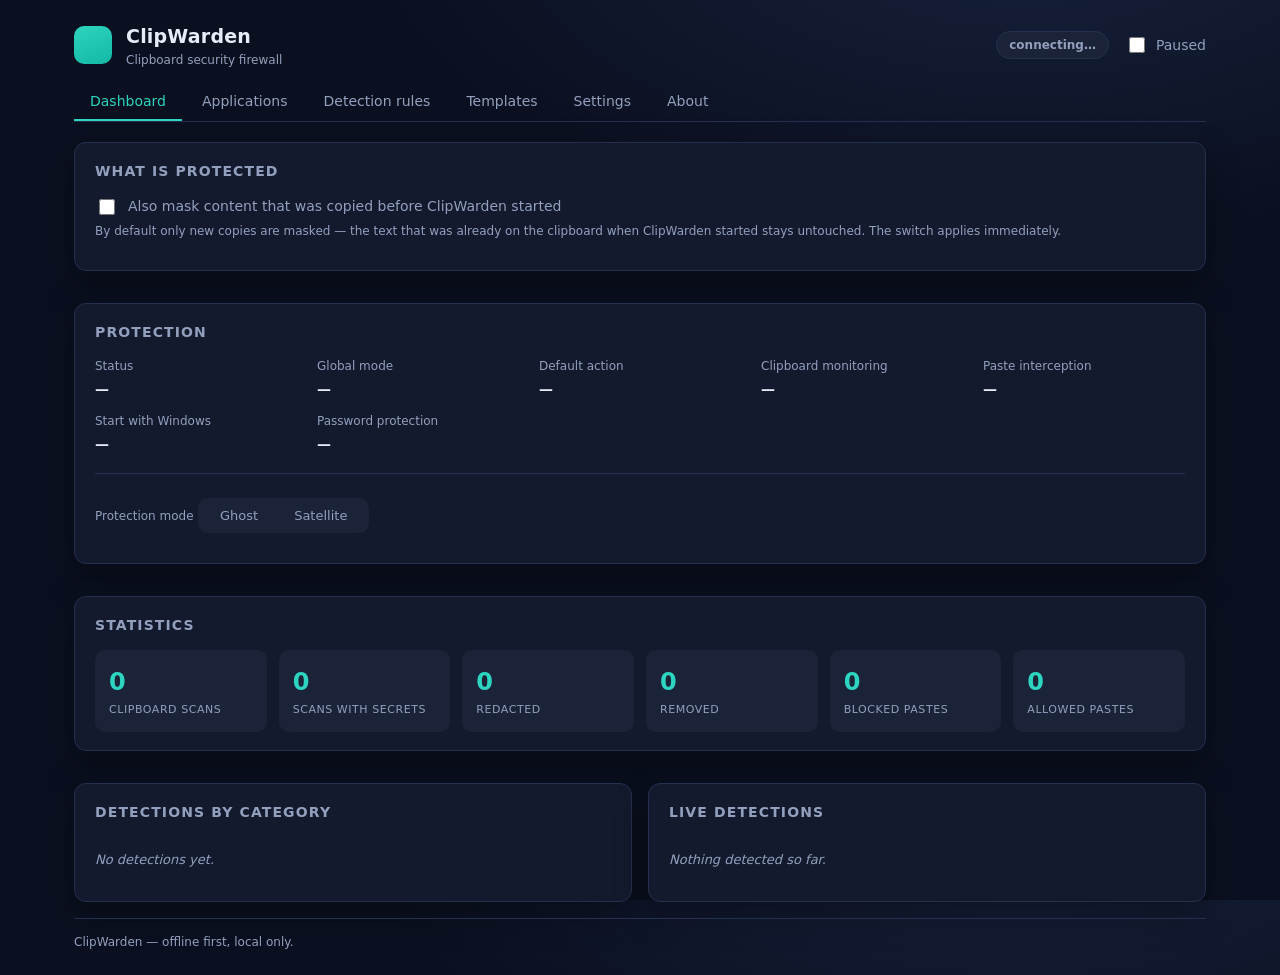
<file: apps/desktop/src-tauri/frontend/index.html>
<!DOCTYPE html>
<!-- Copyright 2026 Mukilesh -->
<!-- -->
<!-- Licensed under the Apache License, Version 2.0 (the "License"); -->
<!-- you may not use this file except in compliance with the License. -->
<!-- You may obtain a copy of the License at -->
<!-- -->
<!--     http://www.apache.org/licenses/LICENSE-2.0 -->
<!-- -->
<!-- Unless required by applicable law or agreed to in writing, software -->
<!-- distributed under the License is distributed on an "AS IS" BASIS, -->
<!-- WITHOUT WARRANTIES OR CONDITIONS OF ANY KIND, either express or implied. -->
<!-- See the License for the specific language governing permissions and -->
<!-- limitations under the License. -->

<html lang="en">
<head>
<meta charset="UTF-8" />
<meta name="viewport" content="width=device-width, initial-scale=1.0" />
<meta http-equiv="Content-Security-Policy" content="default-src 'self'; img-src 'self' data:; style-src 'self' 'unsafe-inline'; script-src 'self';" />
<title>ClipWarden — clipboard security firewall</title>
<link rel="stylesheet" href="styles.css" />
</head>
<body>
<div id="app">
<header class="topbar">
<div class="brand">
<span class="brand-mark" aria-hidden="true"></span>
<div>
<h1>ClipWarden</h1>
<p class="brand-sub">Clipboard security firewall</p>
</div>
</div>
<div class="topbar-status">
<span id="status-pill" class="pill pill-idle">connecting…</span>
<label class="switch">
<input type="checkbox" id="pause-toggle" />
<span>Paused</span>
</label>
</div>
</header>

<nav class="tabs" role="tablist">
<button class="tab active" data-tab="dashboard" role="tab">Dashboard</button>
<button class="tab" data-tab="applications" role="tab">Applications</button>
<button class="tab" data-tab="rules" role="tab">Detection rules</button>
<button class="tab" data-tab="templates" role="tab">Templates</button>
<button class="tab" data-tab="settings" role="tab">Settings</button>
<button class="tab" data-tab="about" role="tab">About</button>
</nav>

<main>
<section id="tab-dashboard" class="tab-panel active">
<div class="grid">
<article class="card span-2 warning-card" id="history-card" hidden>
<h2>Windows keeps a clipboard history</h2>
<p class="hint" id="history-hint">
Windows stores everything you copy in its own clipboard history (the panel that opens with
<strong>Win+V</strong>). The original secret is recorded there <em>before</em> ClipWarden masks
the clipboard, so it can be pasted again later — and with the cloud clipboard it even travels
to your other devices.
</p>
<p class="hint">
Turning the history off stops Windows from keeping your secrets. Entries that are already
there have to be deleted once with <strong>Win+V → Clear</strong>.
</p>
<button id="history-disable" class="primary">Turn the Windows clipboard history off</button>
</article>
<article class="card span-2">
<h2>What is protected</h2>
<div class="kv-grid">
<label class="kv checkbox">
<input type="checkbox" id="setting-existing-quick" />
<span>Also mask content that was copied before ClipWarden started</span>
</label>
</div>
<p class="hint">
By default only new copies are masked — the text that was already on the clipboard when
ClipWarden started stays untouched. The switch applies immediately.
</p>
</article>
<article class="card span-2">
<h2>Protection</h2>
<div class="kv-grid">
<div class="kv">
<span class="kv-label">Status</span>
<span class="kv-value" id="status-value">—</span>
</div>
<div class="kv">
<span class="kv-label">Global mode</span>
<span class="kv-value" id="mode-value">—</span>
</div>
<div class="kv">
<span class="kv-label">Default action</span>
<span class="kv-value" id="default-mode-value">—</span>
</div>
<div class="kv">
<span class="kv-label">Clipboard monitoring</span>
<span class="kv-value" id="monitoring-value">—</span>
</div>
<div class="kv">
<span class="kv-label">Paste interception</span>
<span class="kv-value" id="intercept-value">—</span>
</div>
<div class="kv">
<span class="kv-label">Start with Windows</span>
<span class="kv-value" id="autostart-value">—</span>
</div>
<div class="kv">
<span class="kv-label">Password protection</span>
<span class="kv-value" id="password-value">—</span>
</div>
</div>
<div class="mode-switch">
<span class="kv-label">Protection mode</span>
<div class="segmented" id="mode-switch">
<button data-mode="ghost">Ghost</button>
<button data-mode="satellite">Satellite</button>
</div>
<p class="hint" id="mode-hint"></p>
</div>
</article>

<article class="card span-2">
<h2>Statistics</h2>
<div class="stat-grid">
<div class="stat">
<span class="stat-value" id="stat-scans">0</span>
<span class="stat-label">Clipboard scans</span>
</div>
<div class="stat">
<span class="stat-value" id="stat-detections">0</span>
<span class="stat-label">Scans with secrets</span>
</div>
<div class="stat">
<span class="stat-value" id="stat-redacted">0</span>
<span class="stat-label">Redacted</span>
</div>
<div class="stat">
<span class="stat-value" id="stat-removed">0</span>
<span class="stat-label">Removed</span>
</div>
<div class="stat">
<span class="stat-value" id="stat-blocked">0</span>
<span class="stat-label">Blocked pastes</span>
</div>
<div class="stat">
<span class="stat-value" id="stat-allowed">0</span>
<span class="stat-label">Allowed pastes</span>
</div>
</div>
</article>

<article class="card">
<h2>Detections by category</h2>
<div id="kind-breakdown" class="breakdown">
<p class="empty">No detections yet.</p>
</div>
</article>

<article class="card">
<h2>Live detections</h2>
<div id="event-log" class="event-log">
<p class="empty">Nothing detected so far.</p>
</div>
</article>
</div>
</section>

<section id="tab-applications" class="tab-panel">
<article class="card">
<h2>Application rules</h2>
<p class="hint">
The rule with the highest specificity wins. Trusted applications are never modified.
</p>
<table class="table" id="app-table">
<thead>
<tr>
<th>Name</th>
<th>Pattern</th>
<th>Action</th>
<th>Trusted</th>
<th>Enabled</th>
<th></th>
</tr>
</thead>
<tbody></tbody>
</table>
</article>

<article class="card">
<h2>Add application rule</h2>
<form id="app-form" class="form">
<label>
<span>Name</span>
<input type="text" id="app-name" placeholder="My editor" required />
</label>
<label>
<span>Pattern</span>
<input type="text" id="app-pattern" placeholder="*.exe or C:\Program Files\…" required />
</label>
<label>
<span>Action</span>
<select id="app-mode">
<option value="allow">Allow</option>
<option value="redact" selected>Redact</option>
<option value="remove">Remove</option>
<option value="block">Block</option>
</select>
</label>
<label class="checkbox">
<input type="checkbox" id="app-trusted" />
<span>Trusted (never modify)</span>
</label>
<button type="submit" class="primary">Add rule</button>
</form>
</article>
</section>

<section id="tab-rules" class="tab-panel">
<article class="card">
<h2>Custom rules</h2>
<p class="hint">
Custom rules are regular expressions. The capture group <code>group</code> selects
which part of the match is the secret — use <code>0</code> for the whole match.
</p>
<table class="table" id="custom-table">
<thead>
<tr>
<th>Name</th>
<th>Pattern</th>
<th>Kind</th>
<th>Risk</th>
<th>Group</th>
<th></th>
</tr>
</thead>
<tbody></tbody>
</table>
<form id="rule-form" class="form">
<label>
<span>Name</span>
<input type="text" id="rule-name" placeholder="Internal token" required />
</label>
<label class="wide">
<span>Pattern</span>
<input type="text" id="rule-pattern" placeholder="INT-[0-9A-Z]{16}" required />
</label>
<label>
<span>Kind</span>
<select id="rule-kind"></select>
</label>
<label>
<span>Risk</span>
<select id="rule-risk">
<option value="low">Low</option>
<option value="medium">Medium</option>
<option value="high" selected>High</option>
<option value="critical">Critical</option>
</select>
</label>
<label>
<span>Capture group</span>
<input type="number" id="rule-group" value="0" min="0" max="9" />
</label>
<button type="submit" class="primary">Add rule</button>
</form>
</article>

<article class="card">
<h2>Built-in rules</h2>
<table class="table" id="builtin-table">
<thead>
<tr>
<th>Rule</th>
<th>Category</th>
<th>Risk</th>
<th>Pattern</th>
</tr>
</thead>
<tbody></tbody>
</table>
</article>
</section>

<section id="tab-templates" class="tab-panel">
<article class="card">
<h2>Ready-made templates</h2>
<p class="hint">
Templates are ready-made detection rules. Click <strong>Add</strong> to enable one — it becomes a
custom rule you can edit or remove at any time.
</p>
<div class="template-grid" id="template-grid"></div>
</article>

<article class="card">
<h2>Protect my phone number</h2>
<p class="hint">
Only the exact number you enter is matched — other phone numbers are not affected.
</p>
<form id="phone-form" class="form">
<label class="wide">
<span>My phone number</span>
<input type="text" id="phone-number" placeholder="+1 415 555 2671" />
</label>
<button type="submit" class="primary">Add my number</button>
</form>
</article>
</section>

<section id="tab-settings" class="tab-panel">
<article class="card">
<h2>General</h2>
<p class="hint">
Everything here is stored in <code>%APPDATA%\ClipWarden\config.toml</code> and applies
immediately — no restart needed.
</p>
<div class="kv-grid">
<label class="kv">
<span class="kv-label">Global mode</span>
<select id="setting-global-mode">
<option value="ghost">Ghost — protect on copy (recommended)</option>
<option value="satellite">Satellite — decide when pasting</option>
</select>
</label>
<label class="kv">
<span class="kv-label">Fail-safe</span>
<select id="setting-failsafe">
<option value="redact">Redact (recommended)</option>
<option value="remove">Remove</option>
<option value="allow">Allow</option>
</select>
</label>
<label class="kv checkbox">
<input type="checkbox" id="setting-monitor" />
<span>Monitor the clipboard</span>
</label>
<label class="kv checkbox">
<input type="checkbox" id="setting-paste" />
<span>Intercept paste shortcuts</span>
</label>
<label class="kv checkbox">
<input type="checkbox" id="setting-restore" />
<span>Restore the original for trusted applications</span>
</label>
<label class="kv checkbox">
<input type="checkbox" id="setting-notifications" />
<span>Show notifications</span>
</label>
<label class="kv checkbox">
<input type="checkbox" id="setting-existing" />
<span>Also mask content that was copied before ClipWarden started</span>
</label>
<label class="kv checkbox">
<input type="checkbox" id="setting-autostart" />
<span>Start with Windows</span>
</label>
</div>
<p class="hint">
By default only new copies are masked — the text that was already on the clipboard
when ClipWarden started stays untouched.
</p>
<p class="hint">
The system tray icon is always visible — it is the only place where ClipWarden can be
paused, opened or quit.
</p>
</article>

<article class="card">
<h2>Protection</h2>
<div class="kv-grid">
<label class="kv">
<span class="kv-label">Default action</span>
<select id="setting-default-mode">
<option value="allow">Allow — leave the content untouched</option>
<option value="redact">Redact — replace the secret</option>
<option value="remove">Remove — cut the secret out</option>
<option value="block">Block — prevent the paste</option>
</select>
</label>
<label class="kv">
<span class="kv-label">Placeholder</span>
<input type="text" id="setting-placeholder" placeholder="[REDACTED]" />
</label>
</div>
<button id="save-settings" class="primary">Save settings</button>
</article>

<article class="card">
<h2>Detection tuning</h2>
<div class="kv-grid">
<label class="kv checkbox">
<input type="checkbox" id="detect-personal" />
<span>Detect personal information (email, phone, card, SSN, IBAN)</span>
</label>
<label class="kv checkbox">
<input type="checkbox" id="entropy-context" />
<span>Entropy detection requires a keyword near the token</span>
</label>
<label class="kv">
<span class="kv-label">Entropy threshold</span>
<input type="number" id="entropy-threshold" step="0.1" min="2" max="6" />
</label>
<label class="kv">
<span class="kv-label">Minimum token length</span>
<input type="number" id="entropy-min-length" step="1" min="8" max="128" />
</label>
</div>
</article>

<article class="card">
<h2>Password</h2>
<p class="hint" id="password-hint">No password is set — the dashboard opens without a prompt.</p>
<form id="password-form" class="form">
<label class="wide">
<span>New password</span>
<input type="password" id="password-new" autocomplete="new-password" />
</label>
<label class="wide">
<span>Repeat the new password</span>
<input type="password" id="password-confirm" autocomplete="new-password" />
</label>
<label class="wide">
<span>Current password (only needed when one is already set)</span>
<input type="password" id="password-current" autocomplete="current-password" />
</label>
<div class="form-actions">
<button type="submit" class="primary">Set password</button>
<button type="button" id="password-remove">Remove password</button>
</div>
</form>
</article>

<article class="card">
<h2>Files and folders</h2>
<p class="hint">ClipWarden keeps everything in your user profile — no data is written elsewhere.</p>
<div class="kv-grid" id="paths-grid"></div>
</article>
</section>

<section id="tab-about" class="tab-panel">
<article class="card">
<h2>About ClipWarden</h2>
<p>
ClipWarden is a native Windows clipboard security firewall. It watches the clipboard,
detects credentials and personal data locally and protects them before they reach
another application.
</p>
<ul class="facts">
<li>All detection happens on this machine — there is no network traffic.</li>
<li>Secrets never appear in logs, statistics or the configuration file.</li>
<li>No clipboard history is stored.</li>
<li>No administrator privileges are required.</li>
</ul>
<p class="hint">
Windows does not offer a race free API to intercept every paste. ClipWarden combines
clipboard monitoring, controlled clipboard replacement and a low level keyboard hook.
It reduces accidental exposure, it does not guarantee that no data ever leaves the
machine.
</p>
</article>
</section>
</main>

<footer class="footer">
<span id="footer-status">ClipWarden — offline first, local only.</span>
</footer>
</div>

<!-- Login screen (shown when password protection is enabled) -->
<section id="login-screen" class="tab-panel" style="display:none;">
<div class="login-card">
<div class="brand-mark" aria-hidden="true"></div>
<h2>ClipWarden — Unlock</h2>
<p>Enter your password to access the dashboard.</p>
<form id="login-form">
<label>
<span>Password</span>
<input type="password" id="login-password" placeholder="Enter password" required />
</label>
<button type="submit" class="primary">Unlock</button>
</form>
<p class="hint" id="login-error" style="color:var(--danger);"></p>
</div>
</section>

<script src="main.js"></script>
</body>
</html>
</file>
<file: apps/desktop/src-tauri/frontend/styles.css>
/*
 * Copyright 2026 Mukilesh
 *
 * Licensed under the Apache License, Version 2.0 (the "License");
 * you may not use this file except in compliance with the License.
 * You may obtain a copy of the License at
 *
 *     http://www.apache.org/licenses/LICENSE-2.0
 *
 * Unless required by applicable law or agreed to in writing, software
 * distributed under the License is distributed on an "AS IS" BASIS,
 * WITHOUT WARRANTIES OR CONDITIONS OF ANY KIND, either express or implied.
 * See the License for the specific language governing permissions and
 * limitations under the License.
 */

:root {
  --bg: #0b1020;
  --bg-elevated: #131a2e;
  --bg-soft: #1a2338;
  --border: #24304d;
  --text: #e6ecf8;
  --text-muted: #93a0bd;
  --accent: #2dd4bf;
  --accent-strong: #14b8a6;
  --warn: #fbbf24;
  --danger: #f87171;
  --ok: #34d399;
  --radius: 12px;
  --shadow: 0 12px 32px rgba(0, 0, 0, 0.35);
}

* {
  box-sizing: border-box;
}

html,
body {
  margin: 0;
  padding: 0;
  height: 100%;
}

body {
  background: radial-gradient(1200px 600px at 80% -10%, #17223d 0%, var(--bg) 55%);
  color: var(--text);
  font-family: "Segoe UI Variable Text", "Segoe UI", system-ui, -apple-system, sans-serif;
  font-size: 14px;
  line-height: 1.5;
}

#app {
  display: flex;
  flex-direction: column;
  min-height: 100vh;
  max-width: 1180px;
  margin: 0 auto;
  padding: 0 24px 24px;
}

/* ---------------------------------------------------------------- topbar */

.topbar {
  display: flex;
  align-items: center;
  justify-content: space-between;
  padding: 22px 0 14px;
}

.brand {
  display: flex;
  align-items: center;
  gap: 14px;
}

.brand-mark {
  width: 38px;
  height: 38px;
  border-radius: 10px;
  background: linear-gradient(160deg, var(--accent) 0%, var(--accent-strong) 100%);
  position: relative;
}

.brand h1 {
  margin: 0;
  font-size: 19px;
  letter-spacing: 0.2px;
}

.brand-sub {
  margin: 0;
  color: var(--text-muted);
  font-size: 12px;
}

.topbar-status {
  display: flex;
  align-items: center;
  gap: 16px;
}

.pill {
  padding: 4px 12px;
  border-radius: 999px;
  font-size: 12px;
  font-weight: 600;
  border: 1px solid transparent;
}

.pill-active {
  background: rgba(52, 211, 153, 0.14);
  color: var(--ok);
  border-color: rgba(52, 211, 153, 0.35);
}

.pill-paused {
  background: rgba(251, 191, 36, 0.14);
  color: var(--warn);
  border-color: rgba(251, 191, 36, 0.35);
}

.pill-idle {
  background: var(--bg-soft);
  color: var(--text-muted);
  border-color: var(--border);
}

.switch,
.checkbox {
  display: inline-flex;
  align-items: center;
  gap: 8px;
  color: var(--text-muted);
  cursor: pointer;
  user-select: none;
}

.switch input,
.checkbox input {
  accent-color: var(--accent);
  width: 16px;
  height: 16px;
}

/* ------------------------------------------------------------------ tabs */

.tabs {
  display: flex;
  gap: 4px;
  border-bottom: 1px solid var(--border);
  margin-bottom: 20px;
}

.tab {
  appearance: none;
  background: none;
  border: none;
  border-bottom: 2px solid transparent;
  color: var(--text-muted);
  padding: 10px 16px;
  font-size: 14px;
  font-family: inherit;
  cursor: pointer;
  transition: color 0.15s ease, border-color 0.15s ease;
}

.tab:hover {
  color: var(--text);
}

.tab.active {
  color: var(--accent);
  border-bottom-color: var(--accent);
}

/* ----------------------------------------------------------------- cards */

.tab-panel {
  display: none;
}

.tab-panel.active {
  display: block;
}

.grid {
  display: grid;
  grid-template-columns: repeat(2, minmax(0, 1fr));
  gap: 16px;
}

.card {
  background: var(--bg-elevated);
  border: 1px solid var(--border);
  border-radius: var(--radius);
  padding: 18px 20px;
  box-shadow: var(--shadow);
  margin-bottom: 16px;
}

.span-2 {
  grid-column: span 2;
}

.card h2 {
  margin: 0 0 14px;
  font-size: 14px;
  text-transform: uppercase;
  letter-spacing: 0.08em;
  color: var(--text-muted);
}

.hint {
  color: var(--text-muted);
  font-size: 12px;
  margin: 4px 0 12px;
}

/* A card that warns about a risk the user should know about. */
.warning-card {
  border-color: rgba(245, 158, 11, 0.45);
  background: linear-gradient(180deg, rgba(245, 158, 11, 0.10), transparent 60%);
}

.warning-card h2 {
  color: #f0b429;
}

.hint code {
  background: var(--bg-soft);
  padding: 1px 5px;
  border-radius: 5px;
  font-size: 11px;
}

.empty {
  color: var(--text-muted);
  font-size: 13px;
  font-style: italic;
}

/* --------------------------------------------------------- key value grid */

.kv-grid {
  display: grid;
  grid-template-columns: repeat(auto-fit, minmax(190px, 1fr));
  gap: 12px 20px;
}

.kv {
  display: flex;
  flex-direction: column;
  gap: 4px;
}

.kv.checkbox {
  flex-direction: row;
  align-items: center;
  gap: 10px;
}

.kv-label {
  color: var(--text-muted);
  font-size: 12px;
}

.kv-value {
  font-weight: 600;
}

.mode-switch {
  margin-top: 18px;
  padding-top: 16px;
  border-top: 1px solid var(--border);
}

.segmented {
  display: inline-flex;
  background: var(--bg-soft);
  border-radius: 10px;
  padding: 4px;
  margin-top: 8px;
}

.segmented button {
  appearance: none;
  background: none;
  border: none;
  color: var(--text-muted);
  font-family: inherit;
  font-size: 13px;
  padding: 6px 18px;
  border-radius: 8px;
  cursor: pointer;
}

.segmented button.active {
  background: var(--accent);
  color: #06231f;
  font-weight: 600;
}

/* --------------------------------------------------------------- statistics */

.stat-grid {
  display: grid;
  grid-template-columns: repeat(auto-fit, minmax(120px, 1fr));
  gap: 12px;
}

.stat {
  background: var(--bg-soft);
  border-radius: 10px;
  padding: 14px;
  display: flex;
  flex-direction: column;
  gap: 2px;
}

.stat-value {
  font-size: 24px;
  font-weight: 700;
  color: var(--accent);
}

.stat-label {
  color: var(--text-muted);
  font-size: 11px;
  text-transform: uppercase;
  letter-spacing: 0.05em;
}

/* -------------------------------------------------------------- breakdown */

.breakdown {
  display: flex;
  flex-direction: column;
  gap: 9px;
}

.breakdown-row {
  display: grid;
  grid-template-columns: 150px 1fr 42px;
  align-items: center;
  gap: 10px;
  font-size: 12px;
}

.breakdown-bar {
  height: 8px;
  border-radius: 999px;
  background: var(--bg-soft);
  overflow: hidden;
}

.breakdown-fill {
  height: 100%;
  border-radius: 999px;
  background: linear-gradient(90deg, var(--accent-strong), var(--accent));
}

.breakdown-count {
  text-align: right;
  color: var(--text-muted);
}

/* -------------------------------------------------------------- event log */

.event-log {
  display: flex;
  flex-direction: column;
  gap: 8px;
  max-height: 320px;
  overflow-y: auto;
}

.event {
  display: grid;
  grid-template-columns: 8px 1fr auto;
  align-items: center;
  gap: 10px;
  background: var(--bg-soft);
  border-radius: 8px;
  padding: 8px 10px;
  font-size: 12px;
}

.event-dot {
  width: 8px;
  height: 8px;
  border-radius: 50%;
}

.risk-low {
  background: var(--ok);
}

.risk-medium {
  background: var(--warn);
}

.risk-high {
  background: #fb923c;
}

.risk-critical {
  background: var(--danger);
}

.event-meta {
  color: var(--text-muted);
}

/* ----------------------------------------------------------------- tables */

.table {
  width: 100%;
  border-collapse: collapse;
  font-size: 13px;
}

.table th {
  text-align: left;
  color: var(--text-muted);
  font-weight: 600;
  font-size: 11px;
  text-transform: uppercase;
  letter-spacing: 0.05em;
  padding: 8px 10px;
  border-bottom: 1px solid var(--border);
}

.table td {
  padding: 9px 10px;
  border-bottom: 1px solid rgba(36, 48, 77, 0.6);
  vertical-align: middle;
}

.table tr:last-child td {
  border-bottom: none;
}

.table code {
  background: var(--bg-soft);
  padding: 2px 6px;
  border-radius: 5px;
  font-size: 11px;
  color: var(--accent);
  word-break: break-all;
}

.table select,
.table input[type="checkbox"] {
  accent-color: var(--accent);
}

.table select {
  background: var(--bg-soft);
  color: var(--text);
  border: 1px solid var(--border);
  border-radius: 7px;
  padding: 4px 8px;
  font-family: inherit;
  font-size: 12px;
}

.icon-button {
  appearance: none;
  background: none;
  border: none;
  color: var(--text-muted);
  cursor: pointer;
  font-size: 15px;
  padding: 2px 6px;
  border-radius: 6px;
}

.icon-button:hover {
  color: var(--danger);
  background: rgba(248, 113, 113, 0.12);
}

/* ------------------------------------------------------------------ forms */

.form {
  display: grid;
  grid-template-columns: repeat(auto-fit, minmax(180px, 1fr));
  gap: 12px;
  align-items: end;
  margin-top: 6px;
}

.form label {
  display: flex;
  flex-direction: column;
  gap: 5px;
  font-size: 12px;
  color: var(--text-muted);
}

.form label.wide {
  grid-column: 1 / -1;
}

.form-actions {
  grid-column: 1 / -1;
  display: flex;
  gap: 10px;
  flex-wrap: wrap;
}

/* The paths are long and must never run into each other. */
#paths-grid {
  display: grid;
  grid-template-columns: 1fr;
  gap: 10px;
}

#paths-grid .kv {
  display: grid;
  grid-template-columns: 160px 1fr;
  align-items: baseline;
  gap: 12px;
  padding-bottom: 8px;
  border-bottom: 1px solid var(--border);
}

#paths-grid .kv:last-child {
  border-bottom: none;
  padding-bottom: 0;
}

#paths-grid .kv-label {
  color: var(--text-muted);
  font-size: 12px;
  text-transform: uppercase;
  letter-spacing: 0.06em;
}

#paths-grid .kv-value {
  font-family: ui-monospace, "Cascadia Mono", "Consolas", monospace;
  font-size: 12px;
  line-height: 1.5;
  overflow-wrap: anywhere;
  word-break: break-all;
  color: var(--text);
}

/* The password fields stay narrow enough to read. */
#password-form {
  grid-template-columns: repeat(auto-fit, minmax(220px, 320px));
}

#password-form input {
  max-width: 320px;
}

.form label.checkbox {
  flex-direction: row;
  align-items: center;
}

input[type="text"],
input[type="number"],
select {
  background: var(--bg-soft);
  border: 1px solid var(--border);
  border-radius: 8px;
  color: var(--text);
  padding: 8px 10px;
  font-family: inherit;
  font-size: 13px;
  width: 100%;
}

input:focus,
select:focus {
  outline: 2px solid rgba(45, 212, 191, 0.45);
  outline-offset: 1px;
}

button.primary {
  appearance: none;
  background: var(--accent);
  color: #06231f;
  border: none;
  border-radius: 8px;
  padding: 9px 16px;
  font-family: inherit;
  font-size: 13px;
  font-weight: 600;
  cursor: pointer;
}

button.primary:hover {
  background: var(--accent-strong);
  color: #04201c;
}

button.primary:disabled {
  opacity: 0.5;
  cursor: not-allowed;
}

/* --------------------------------------------------------------- templates */

.template-grid {
  display: grid;
  grid-template-columns: repeat(auto-fill, minmax(280px, 1fr));
  gap: 10px;
  max-height: 460px;
  overflow-y: auto;
}

.template {
  display: flex;
  flex-direction: column;
  gap: 6px;
  background: var(--bg-soft);
  border: 1px solid transparent;
  border-radius: 10px;
  padding: 12px 14px;
}

.template:hover {
  border-color: var(--border);
}

.template-name {
  font-weight: 600;
  font-size: 13px;
}

.template-desc {
  color: var(--text-muted);
  font-size: 12px;
  flex: 1;
}

.template-actions {
  display: flex;
  align-items: center;
  gap: 8px;
}

.template-actions button {
  appearance: none;
  border: none;
  border-radius: 7px;
  padding: 5px 12px;
  font-family: inherit;
  font-size: 12px;
  font-weight: 600;
  cursor: pointer;
  background: var(--accent);
  color: #06231f;
}

.template-actions button:disabled {
  background: var(--border);
  color: var(--text-muted);
  cursor: default;
}

.template-category {
  font-size: 10px;
  text-transform: uppercase;
  letter-spacing: 0.06em;
  color: var(--text-muted);
}

/* ------------------------------------------------------------------ misc */

.facts {
  margin: 10px 0 14px;
  padding-left: 20px;
  color: var(--text-muted);
}

.facts li {
  margin-bottom: 5px;
}

.footer {
  margin-top: auto;
  padding-top: 14px;
  color: var(--text-muted);
  font-size: 12px;
  border-top: 1px solid var(--border);
}

.toast {
  position: fixed;
  right: 22px;
  bottom: 22px;
  background: var(--bg-soft);
  border: 1px solid var(--border);
  border-left: 3px solid var(--accent);
  border-radius: 8px;
  padding: 10px 14px;
  font-size: 13px;
  box-shadow: var(--shadow);
  animation: slide-in 0.18s ease;
}

.toast.error {
  border-left-color: var(--danger);
}

@keyframes slide-in {
  from {
    opacity: 0;
    transform: translateY(8px);
  }
  to {
    opacity: 1;
    transform: none;
  }
}

.login-card {
  background: var(--bg-elevated);
  border: 1px solid var(--border);
  border-radius: var(--radius);
  padding: 40px 30px;
  max-width: 400px;
  margin: 10vh auto;
  box-shadow: var(--shadow);
  text-align: center;
}

.login-card .brand-mark {
  margin: 0 auto 20px;
}

.login-card h2 {
  margin: 0 0 10px;
  font-size: 20px;
}

.login-card p {
  color: var(--text-muted);
  margin-bottom: 24px;
}

.login-card .form {
  grid-template-columns: 1fr;
  gap: 16px;
  margin-bottom: 20px;
}

.login-card button.primary {
  width: 100%;
}
</file>
